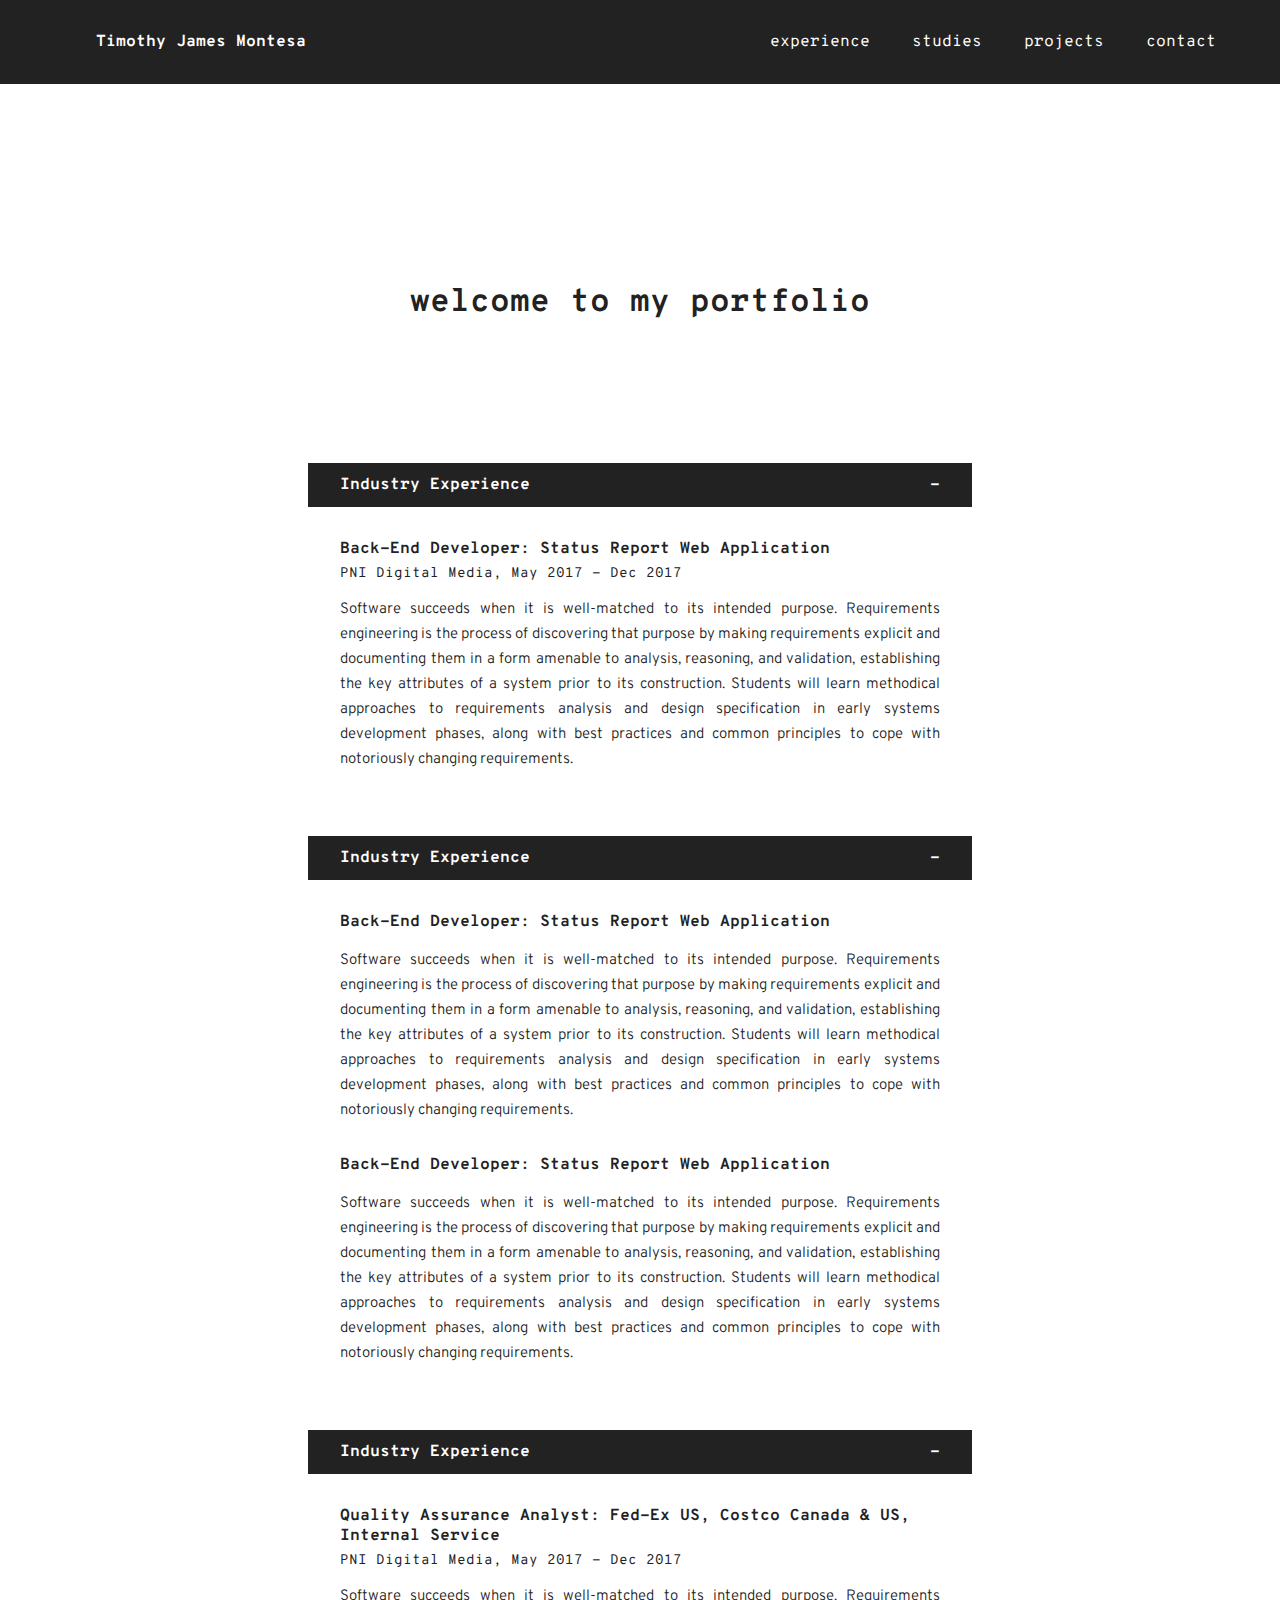
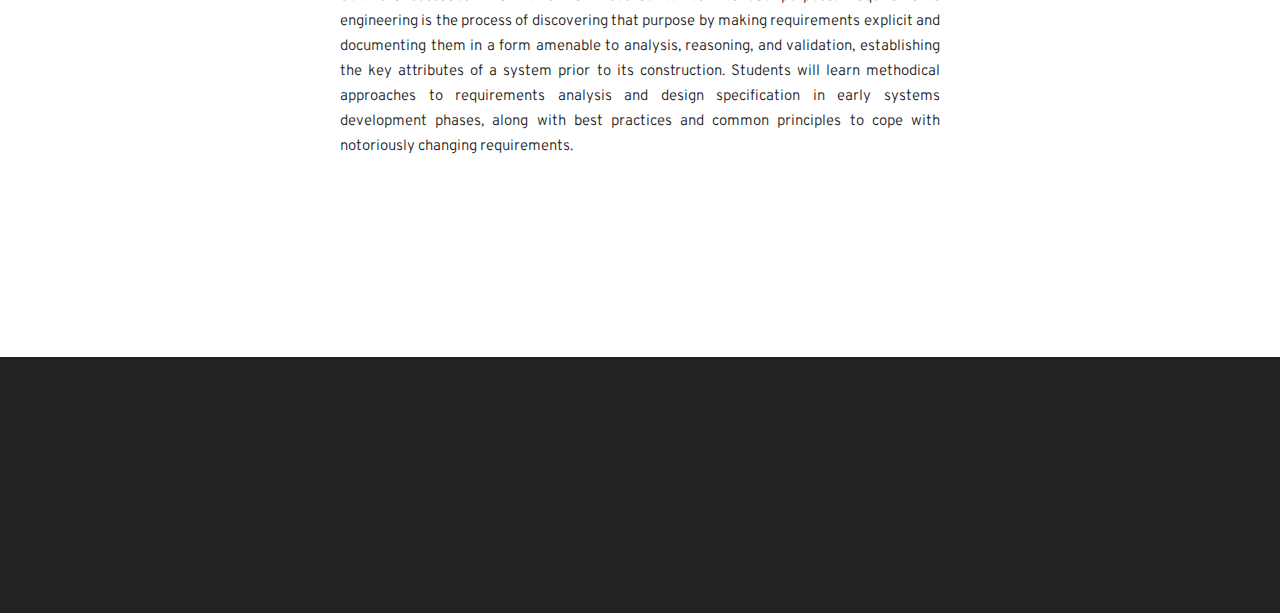
<file: index.html>
<!DOCTYPE html>

<head>
    <link href="https://fonts.googleapis.com/css?family=Overpass+Mono:400,700" rel="stylesheet">
    <link href="https://fonts.googleapis.com/css?family=Overpass:300,700" rel="stylesheet">
    <link rel="stylesheet" type="text/css" href="style.css">
    
    <title>Timothy James Montesa</title>
</head>

<body>
    <header>
        <div id="title">
            <b><a href="index.html">Timothy James Montesa</a></b>
        </div>
        <nav>
            <a href="experience.html">experience</a>
            <a href="studies.html">studies</a>
            <a href="projects.html">projects</a>
            <a href="contact.html">contact</a>
        </nav>
    </header>
    <main>
        
        <h1>welcome to my portfolio</h1>
        
        <div id="content">
        
            <h2>Industry Experience</h2>
            <div class="section">
                <h3>Back-End Developer: Status Report Web Application</h3>
                <p class="subtitle">PNI Digital Media, May 2017 - Dec 2017</p>
                <p>Software succeeds when it is well-matched to its intended purpose. Requirements engineering is the process of discovering that purpose by making requirements explicit and documenting them in a form amenable to analysis, reasoning, and validation, establishing the key attributes of a system prior to its construction. Students will learn methodical approaches to requirements analysis and design specification in early systems development phases, along with best practices and common principles to cope with notoriously changing requirements.</p>
            </div>

            <h2>Industry Experience</h2>
            <div class="section">
                <h3>Back-End Developer: Status Report Web Application</h3>
                <p>Software succeeds when it is well-matched to its intended purpose. Requirements engineering is the process of discovering that purpose by making requirements explicit and documenting them in a form amenable to analysis, reasoning, and validation, establishing the key attributes of a system prior to its construction. Students will learn methodical approaches to requirements analysis and design specification in early systems development phases, along with best practices and common principles to cope with notoriously changing requirements.</p>
                
                <h3>Back-End Developer: Status Report Web Application</h3>
                <p>Software succeeds when it is well-matched to its intended purpose. Requirements engineering is the process of discovering that purpose by making requirements explicit and documenting them in a form amenable to analysis, reasoning, and validation, establishing the key attributes of a system prior to its construction. Students will learn methodical approaches to requirements analysis and design specification in early systems development phases, along with best practices and common principles to cope with notoriously changing requirements.</p>
            </div>

            <h2>Industry Experience</h2>
            <div class="section">
                <h3>Quality Assurance Analyst: Fed-Ex US, Costco Canada & US, Internal Service</h3>
                <p class="subtitle">PNI Digital Media, May 2017 - Dec 2017</p>
                <p>Software succeeds when it is well-matched to its intended purpose. Requirements engineering is the process of discovering that purpose by making requirements explicit and documenting them in a form amenable to analysis, reasoning, and validation, establishing the key attributes of a system prior to its construction. Students will learn methodical approaches to requirements analysis and design specification in early systems development phases, along with best practices and common principles to cope with notoriously changing requirements.</p>
            </div>
        </div>
    </main>

   
    <footer></footer>
    <script src="script.js"></script>
</body>
</file>
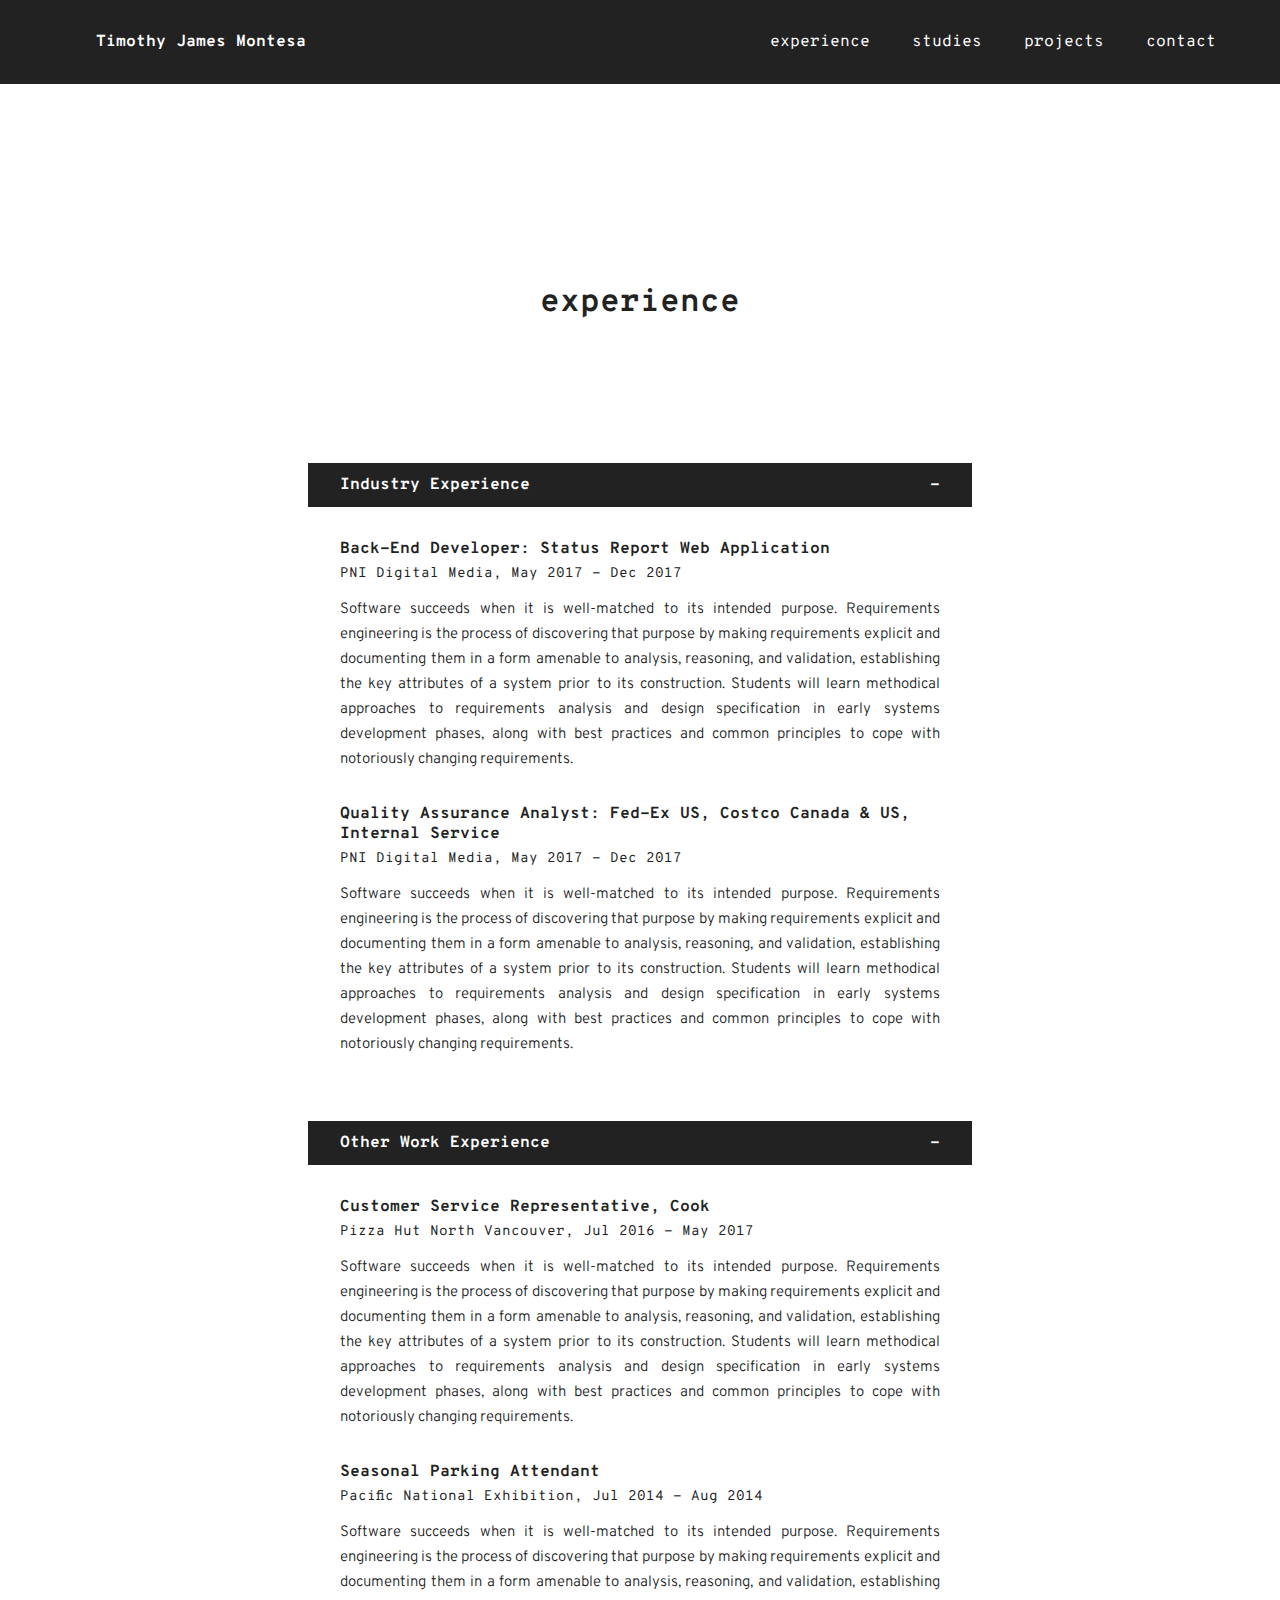
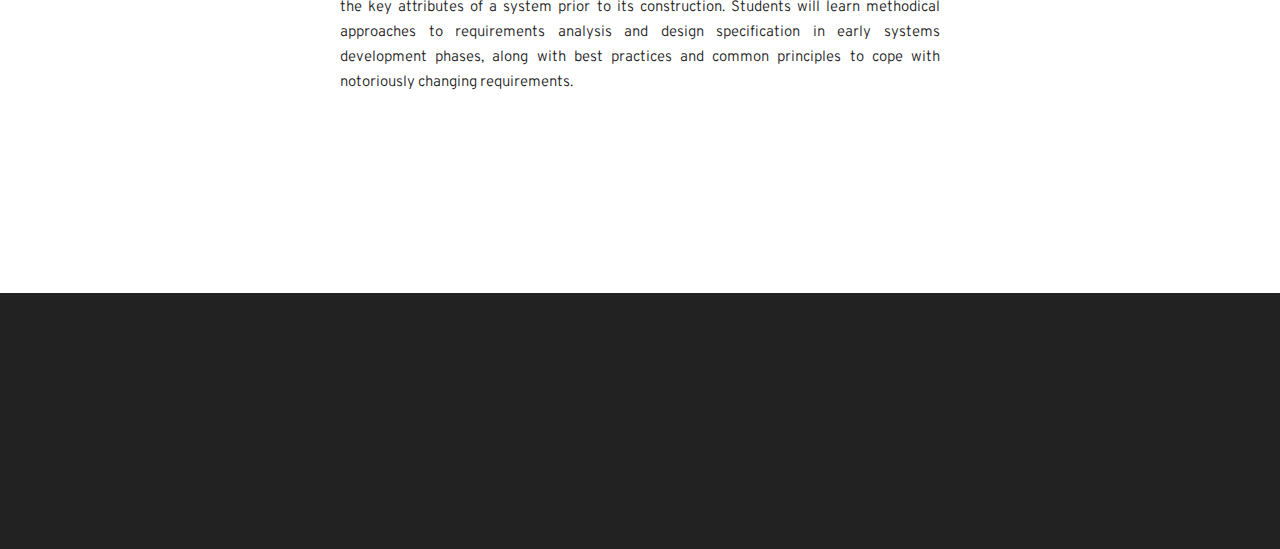
<file: experience.html>
<!DOCTYPE html>

<head>
    <link href="https://fonts.googleapis.com/css?family=Overpass+Mono:400,700" rel="stylesheet">
    <link href="https://fonts.googleapis.com/css?family=Overpass:300,700" rel="stylesheet">
    <link rel="stylesheet" type="text/css" href="style.css">
    
    <title>Timothy James Montesa</title>
</head>

<body>
    <header>
        <div id="title">
            <b><a href="index.html">Timothy James Montesa</a></b>
        </div>
        <nav>
            <a href="experience.html">experience</a>
            <a href="studies.html">studies</a>
            <a href="projects.html">projects</a>
            <a href="contact.html">contact</a>
        </nav>
    </header>
    <main>
        
        <h1>experience</h1>
        
        <div id="content">
        
            <h2>Industry Experience</h2>
            <div class="section">
                <h3>Back-End Developer: Status Report Web Application</h3>
                <p class="subtitle">PNI Digital Media, May 2017 - Dec 2017</p>
                <p>Software succeeds when it is well-matched to its intended purpose. Requirements engineering is the process of discovering that purpose by making requirements explicit and documenting them in a form amenable to analysis, reasoning, and validation, establishing the key attributes of a system prior to its construction. Students will learn methodical approaches to requirements analysis and design specification in early systems development phases, along with best practices and common principles to cope with notoriously changing requirements.</p>
            
                <h3>Quality Assurance Analyst: Fed-Ex US, Costco Canada & US, Internal Service</h3>
                <p class="subtitle">PNI Digital Media, May 2017 - Dec 2017</p>
                <p>Software succeeds when it is well-matched to its intended purpose. Requirements engineering is the process of discovering that purpose by making requirements explicit and documenting them in a form amenable to analysis, reasoning, and validation, establishing the key attributes of a system prior to its construction. Students will learn methodical approaches to requirements analysis and design specification in early systems development phases, along with best practices and common principles to cope with notoriously changing requirements.</p>
            </div>

            <h2>Other Work Experience</h2>
            <div class="section">
                <h3>Customer Service Representative, Cook</h3>
                <p class="subtitle">Pizza Hut North Vancouver, Jul 2016 - May 2017</p>
                <p>Software succeeds when it is well-matched to its intended purpose. Requirements engineering is the process of discovering that purpose by making requirements explicit and documenting them in a form amenable to analysis, reasoning, and validation, establishing the key attributes of a system prior to its construction. Students will learn methodical approaches to requirements analysis and design specification in early systems development phases, along with best practices and common principles to cope with notoriously changing requirements.</p>
            
                <h3>Seasonal Parking Attendant</h3>
                <p class="subtitle">Pacific National Exhibition, Jul 2014 - Aug 2014</p>
                <p>Software succeeds when it is well-matched to its intended purpose. Requirements engineering is the process of discovering that purpose by making requirements explicit and documenting them in a form amenable to analysis, reasoning, and validation, establishing the key attributes of a system prior to its construction. Students will learn methodical approaches to requirements analysis and design specification in early systems development phases, along with best practices and common principles to cope with notoriously changing requirements.</p>
            </div>



        </div>
    </main>

   
    <footer></footer>
    <script src="script.js"></script>
</body>
</file>
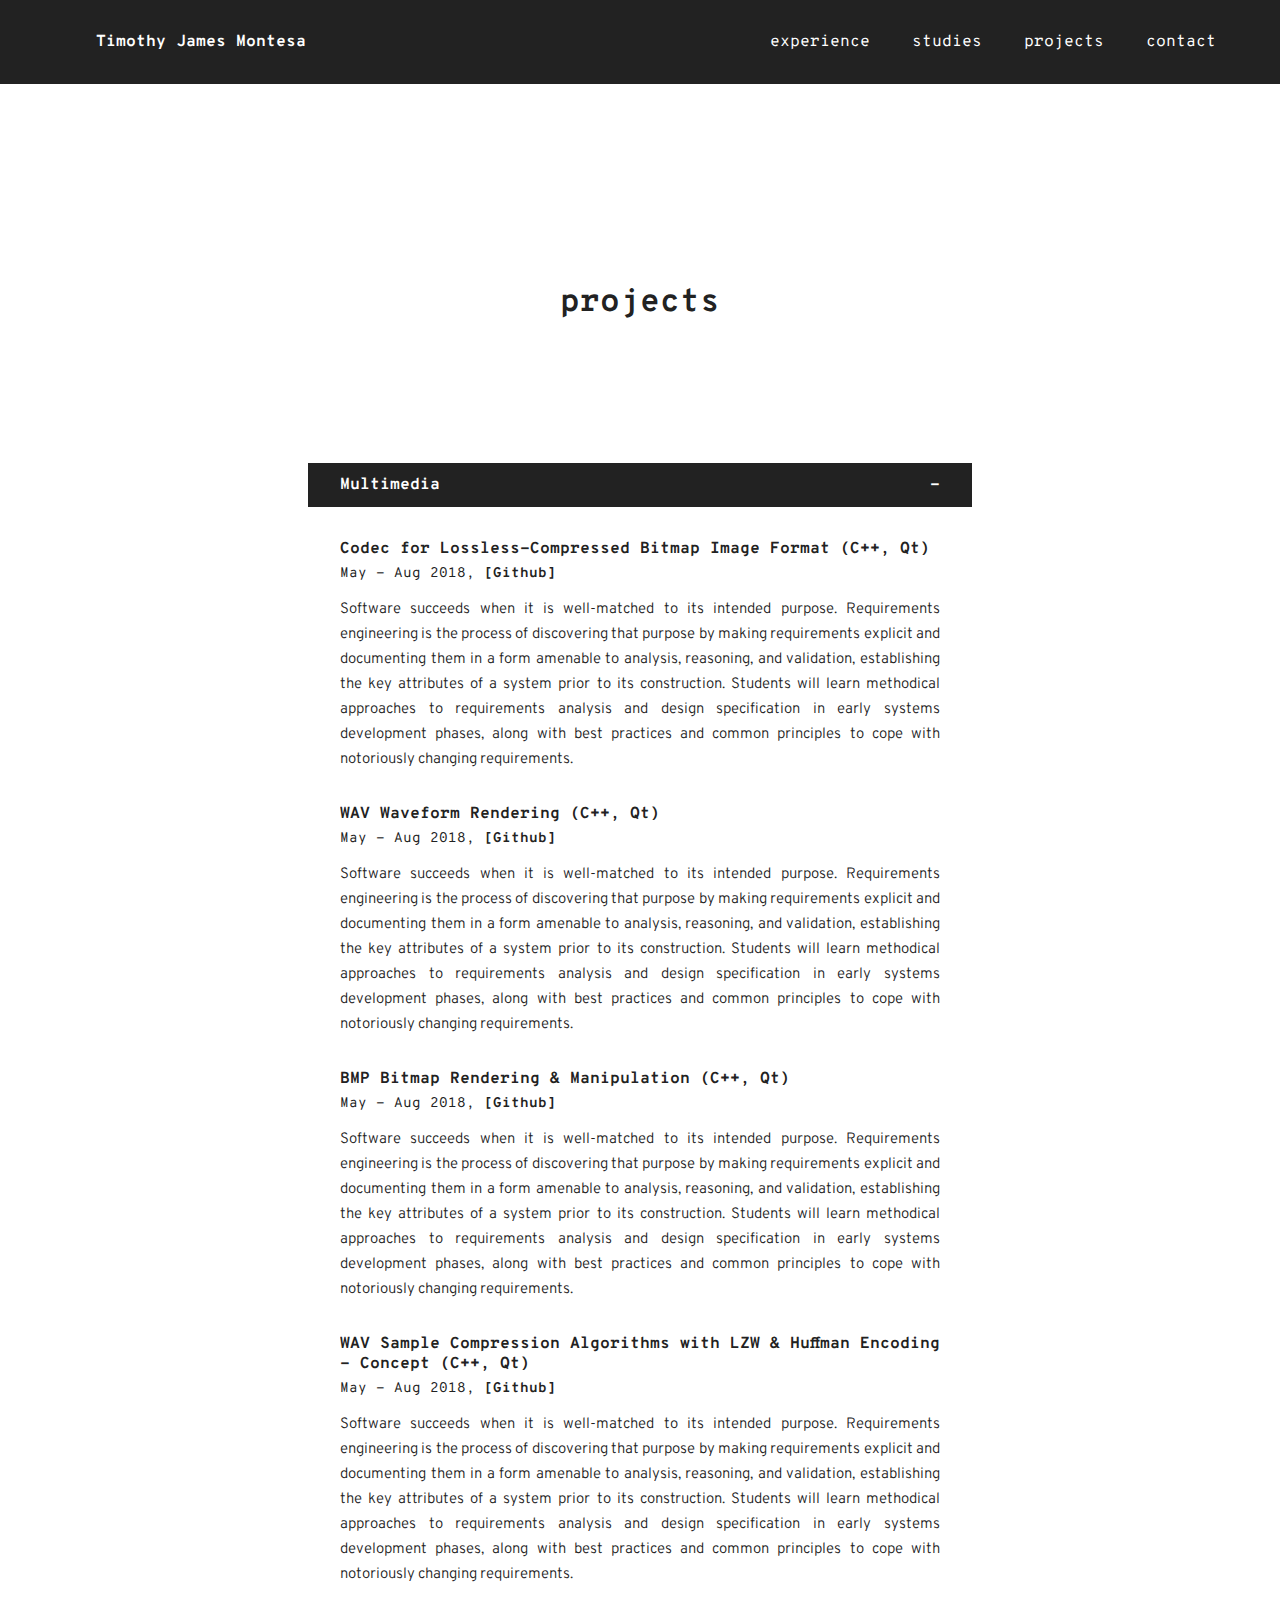
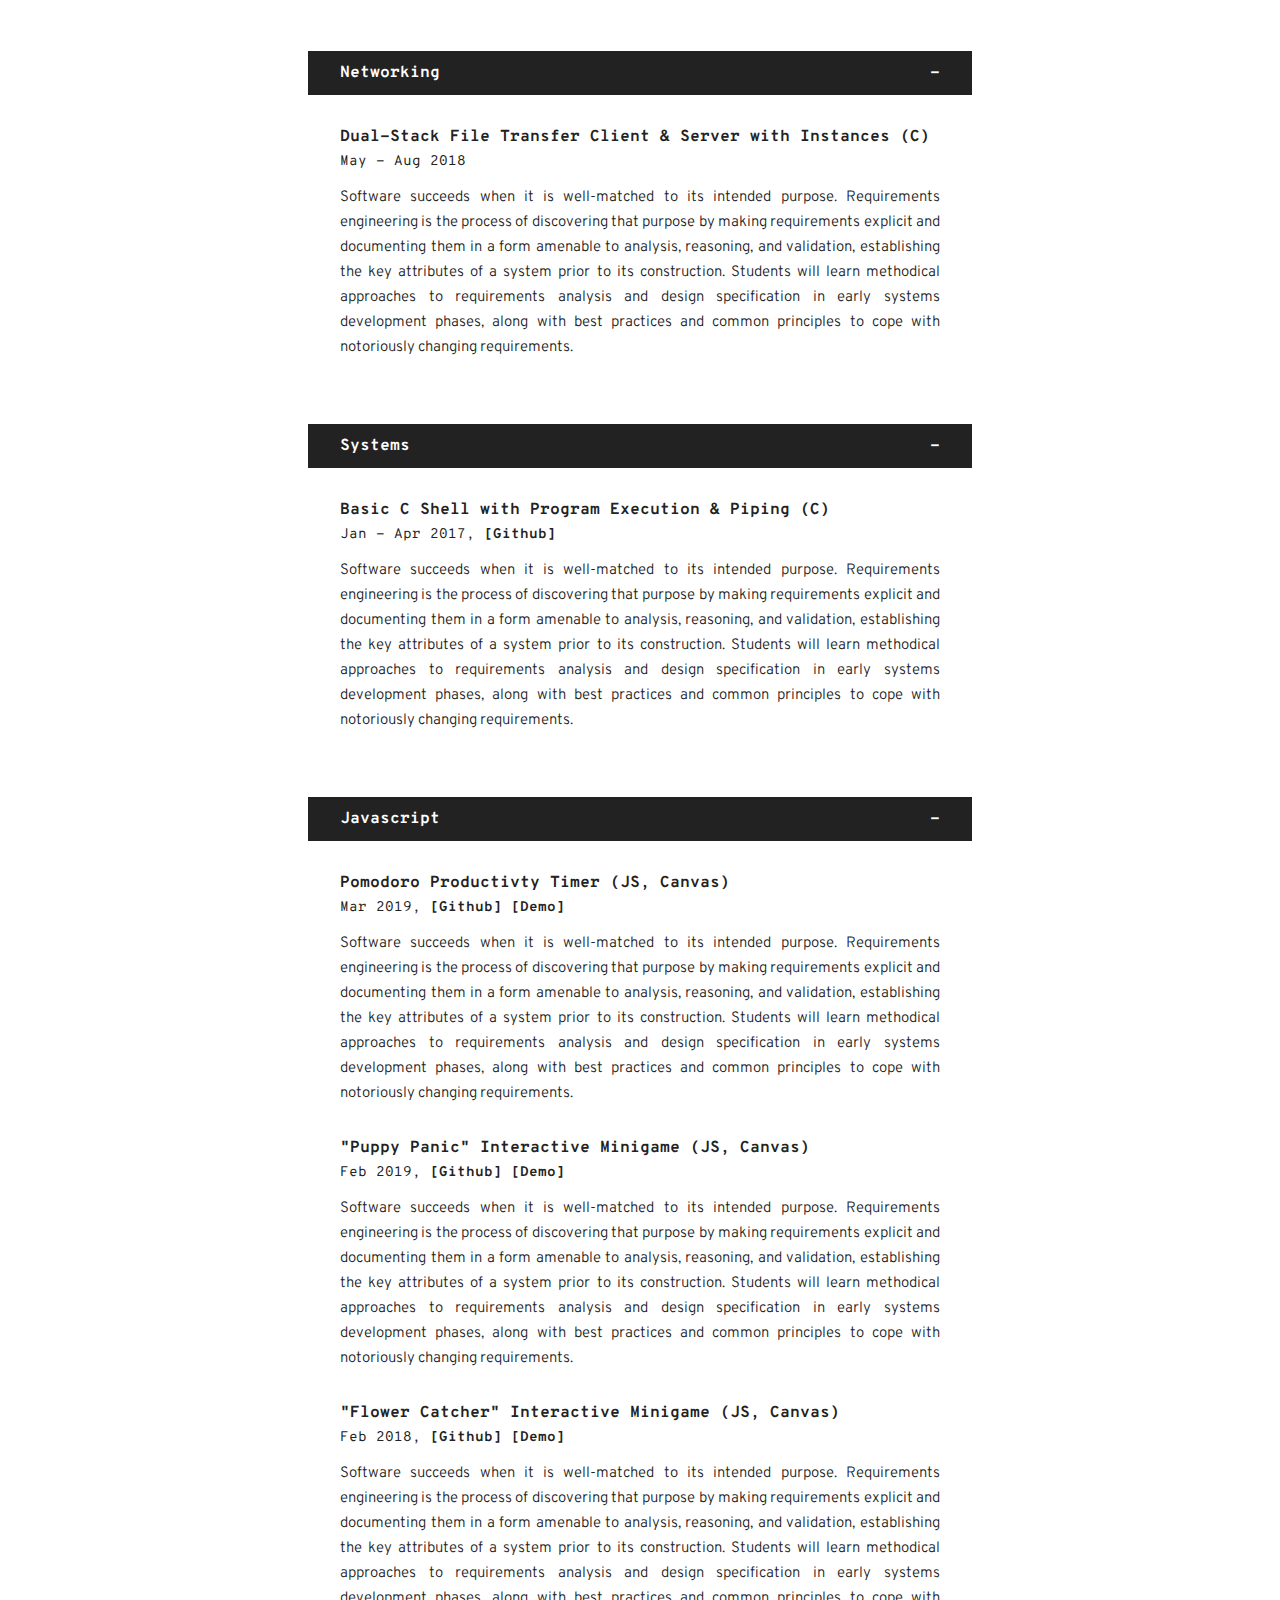
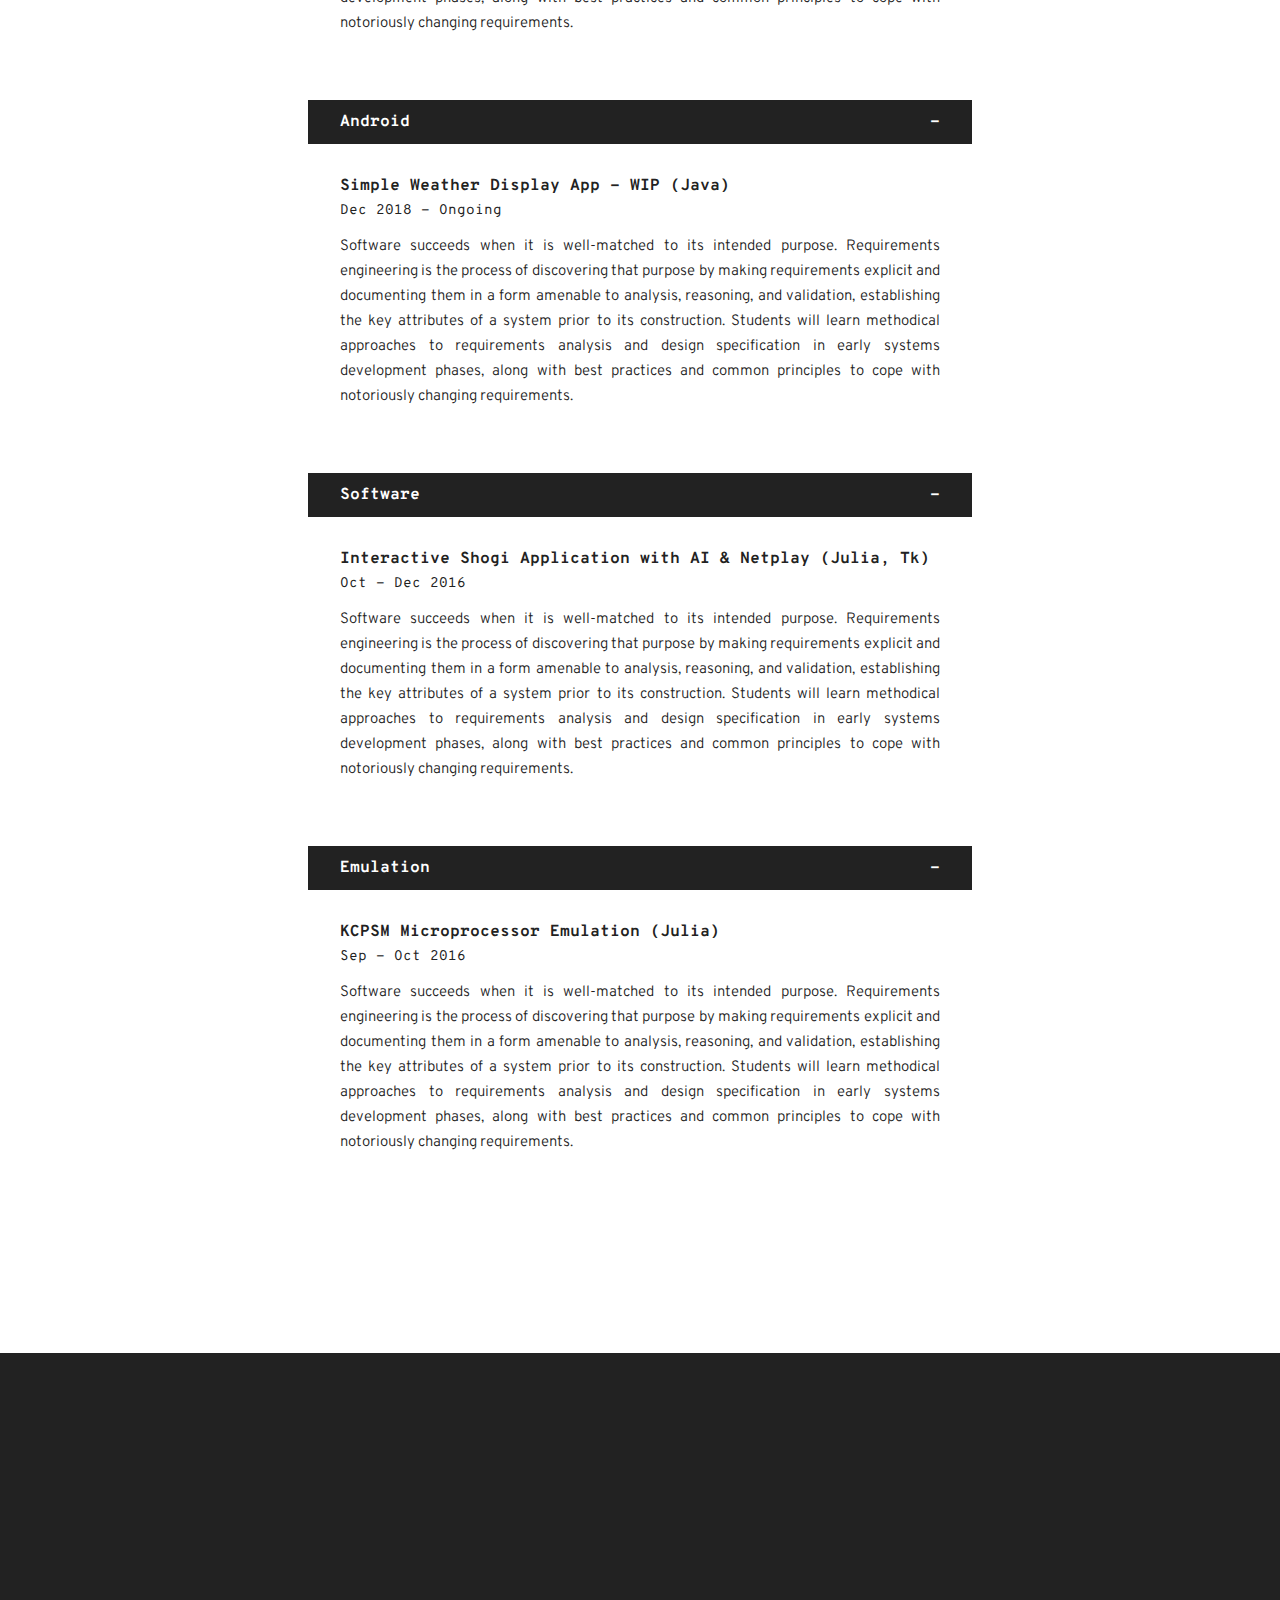
<file: projects.html>
<!DOCTYPE html>

<head>
    <link href="https://fonts.googleapis.com/css?family=Overpass+Mono:400,700" rel="stylesheet">
    <link href="https://fonts.googleapis.com/css?family=Overpass:300,700" rel="stylesheet">
    <link rel="stylesheet" type="text/css" href="style.css">
    
    <title>Timothy James Montesa</title>
</head>

<body>
    <header>
        <div id="title">
            <b><a href="index.html">Timothy James Montesa</a></b>
        </div>
        <nav>
            <a href="experience.html">experience</a>
            <a href="studies.html">studies</a>
            <a href="projects.html">projects</a>
            <a href="contact.html">contact</a>
        </nav>
    </header>
    <main>
        
        <h1>projects</h1>
        
        <div id="content">
        
            <h2>Multimedia</h2>
            <div class="section">
                <h3>Codec for Lossless-Compressed Bitmap Image Format (C++, Qt)</h3>
                <p class="subtitle">
                    May - Aug 2018,
                    <a href="https://github.com/tmontesa/in3-codec">[Github]</a>
                </p>
                <p>Software succeeds when it is well-matched to its intended purpose. Requirements engineering is the process of discovering that purpose by making requirements explicit and documenting them in a form amenable to analysis, reasoning, and validation, establishing the key attributes of a system prior to its construction. Students will learn methodical approaches to requirements analysis and design specification in early systems development phases, along with best practices and common principles to cope with notoriously changing requirements.</p>

                <h3>WAV Waveform Rendering (C++, Qt)</h3>
                <p class="subtitle">
                    May - Aug 2018,
                    <a href="https://github.com/tmontesa/wav-waveform">[Github]</a>
                </p>
                <p>Software succeeds when it is well-matched to its intended purpose. Requirements engineering is the process of discovering that purpose by making requirements explicit and documenting them in a form amenable to analysis, reasoning, and validation, establishing the key attributes of a system prior to its construction. Students will learn methodical approaches to requirements analysis and design specification in early systems development phases, along with best practices and common principles to cope with notoriously changing requirements.</p>
                
                <h3>BMP Bitmap Rendering & Manipulation (C++, Qt)</h3>
                <p class="subtitle">
                    May - Aug 2018,
                    <a href="https://github.com/tmontesa/bmp-manipulation">[Github]</a>
                </p>
                <p>Software succeeds when it is well-matched to its intended purpose. Requirements engineering is the process of discovering that purpose by making requirements explicit and documenting them in a form amenable to analysis, reasoning, and validation, establishing the key attributes of a system prior to its construction. Students will learn methodical approaches to requirements analysis and design specification in early systems development phases, along with best practices and common principles to cope with notoriously changing requirements.</p>
            
                <h3>WAV Sample Compression Algorithms with LZW & Huffman Encoding - Concept (C++, Qt)</h3>
                <p class="subtitle">
                    May - Aug 2018,
                    <a href="https://github.com/tmontesa/wav-compression">[Github]</a>
                </p>
                <p>Software succeeds when it is well-matched to its intended purpose. Requirements engineering is the process of discovering that purpose by making requirements explicit and documenting them in a form amenable to analysis, reasoning, and validation, establishing the key attributes of a system prior to its construction. Students will learn methodical approaches to requirements analysis and design specification in early systems development phases, along with best practices and common principles to cope with notoriously changing requirements.</p>
            </div>

            <h2>Networking</h2>
            <div class="section">
                <h3>Dual-Stack File Transfer Client & Server with Instances (C)</h3>
                <p class="subtitle">
                    May - Aug 2018
                </p>
                <p>Software succeeds when it is well-matched to its intended purpose. Requirements engineering is the process of discovering that purpose by making requirements explicit and documenting them in a form amenable to analysis, reasoning, and validation, establishing the key attributes of a system prior to its construction. Students will learn methodical approaches to requirements analysis and design specification in early systems development phases, along with best practices and common principles to cope with notoriously changing requirements.</p>
            </div>

            <h2>Systems</h2>
            <div class="section">
                <h3>Basic C Shell with Program Execution & Piping (C)</h3>
                <p class="subtitle">
                    Jan - Apr 2017,
                    <a href="https://github.com/tmontesa/basic-c-shell">[Github]</a>
                </p>
                <p>Software succeeds when it is well-matched to its intended purpose. Requirements engineering is the process of discovering that purpose by making requirements explicit and documenting them in a form amenable to analysis, reasoning, and validation, establishing the key attributes of a system prior to its construction. Students will learn methodical approaches to requirements analysis and design specification in early systems development phases, along with best practices and common principles to cope with notoriously changing requirements.</p>
            </div>

            <h2>Javascript</h2>
            <div class="section">
                <h3>Pomodoro Productivty Timer (JS, Canvas)</h3>
                <p class="subtitle">
                    Mar 2019,
                    <a href="https://github.com/tmontesa/pomodoro">[Github]</a>
                    <a href="https://tmontesa.github.io/pomodoro">[Demo]</a>
                </p>
                <p>Software succeeds when it is well-matched to its intended purpose. Requirements engineering is the process of discovering that purpose by making requirements explicit and documenting them in a form amenable to analysis, reasoning, and validation, establishing the key attributes of a system prior to its construction. Students will learn methodical approaches to requirements analysis and design specification in early systems development phases, along with best practices and common principles to cope with notoriously changing requirements.</p>

                <h3>"Puppy Panic" Interactive Minigame (JS, Canvas)</h3>
                <p class="subtitle">
                    Feb 2019,
                    <a href="https://github.com/tmontesa/puppy-panic">[Github]</a>
                    <a href="https://tmontesa.github.io/puppy-panic">[Demo]</a>
                </p>
                <p>Software succeeds when it is well-matched to its intended purpose. Requirements engineering is the process of discovering that purpose by making requirements explicit and documenting them in a form amenable to analysis, reasoning, and validation, establishing the key attributes of a system prior to its construction. Students will learn methodical approaches to requirements analysis and design specification in early systems development phases, along with best practices and common principles to cope with notoriously changing requirements.</p>

                <h3>"Flower Catcher" Interactive Minigame (JS, Canvas)</h3>
                <p class="subtitle">
                    Feb 2018,
                    <a href="https://github.com/tmontesa/flower-catcher">[Github]</a>
                    <a href="https://tmontesa.github.io/flower-catcher">[Demo]</a>
                </p>
                <p>Software succeeds when it is well-matched to its intended purpose. Requirements engineering is the process of discovering that purpose by making requirements explicit and documenting them in a form amenable to analysis, reasoning, and validation, establishing the key attributes of a system prior to its construction. Students will learn methodical approaches to requirements analysis and design specification in early systems development phases, along with best practices and common principles to cope with notoriously changing requirements.</p>
            </div>

            <h2>Android</h2>
            <div class="section">
                <h3>Simple Weather Display App - WIP (Java)</h3>
                <p class="subtitle">
                    Dec 2018 - Ongoing
                </p>
                <p>Software succeeds when it is well-matched to its intended purpose. Requirements engineering is the process of discovering that purpose by making requirements explicit and documenting them in a form amenable to analysis, reasoning, and validation, establishing the key attributes of a system prior to its construction. Students will learn methodical approaches to requirements analysis and design specification in early systems development phases, along with best practices and common principles to cope with notoriously changing requirements.</p>
            </div>

            <h2>Software</h2>
            <div class="section">
                <h3>Interactive Shogi Application with AI & Netplay (Julia, Tk)</h3>
                <p class="subtitle">
                    Oct - Dec 2016
                </p>
                <p>Software succeeds when it is well-matched to its intended purpose. Requirements engineering is the process of discovering that purpose by making requirements explicit and documenting them in a form amenable to analysis, reasoning, and validation, establishing the key attributes of a system prior to its construction. Students will learn methodical approaches to requirements analysis and design specification in early systems development phases, along with best practices and common principles to cope with notoriously changing requirements.</p>
            </div>

            <h2>Emulation</h2>
            <div class="section">
                <h3>KCPSM Microprocessor Emulation (Julia)</h3>
                <p class="subtitle">
                    Sep - Oct 2016
                </p>
                <p>Software succeeds when it is well-matched to its intended purpose. Requirements engineering is the process of discovering that purpose by making requirements explicit and documenting them in a form amenable to analysis, reasoning, and validation, establishing the key attributes of a system prior to its construction. Students will learn methodical approaches to requirements analysis and design specification in early systems development phases, along with best practices and common principles to cope with notoriously changing requirements.</p>
            </div>

        </div>
    </main>

   
    <footer></footer>
    <script src="script.js"></script>
</body>
</file>
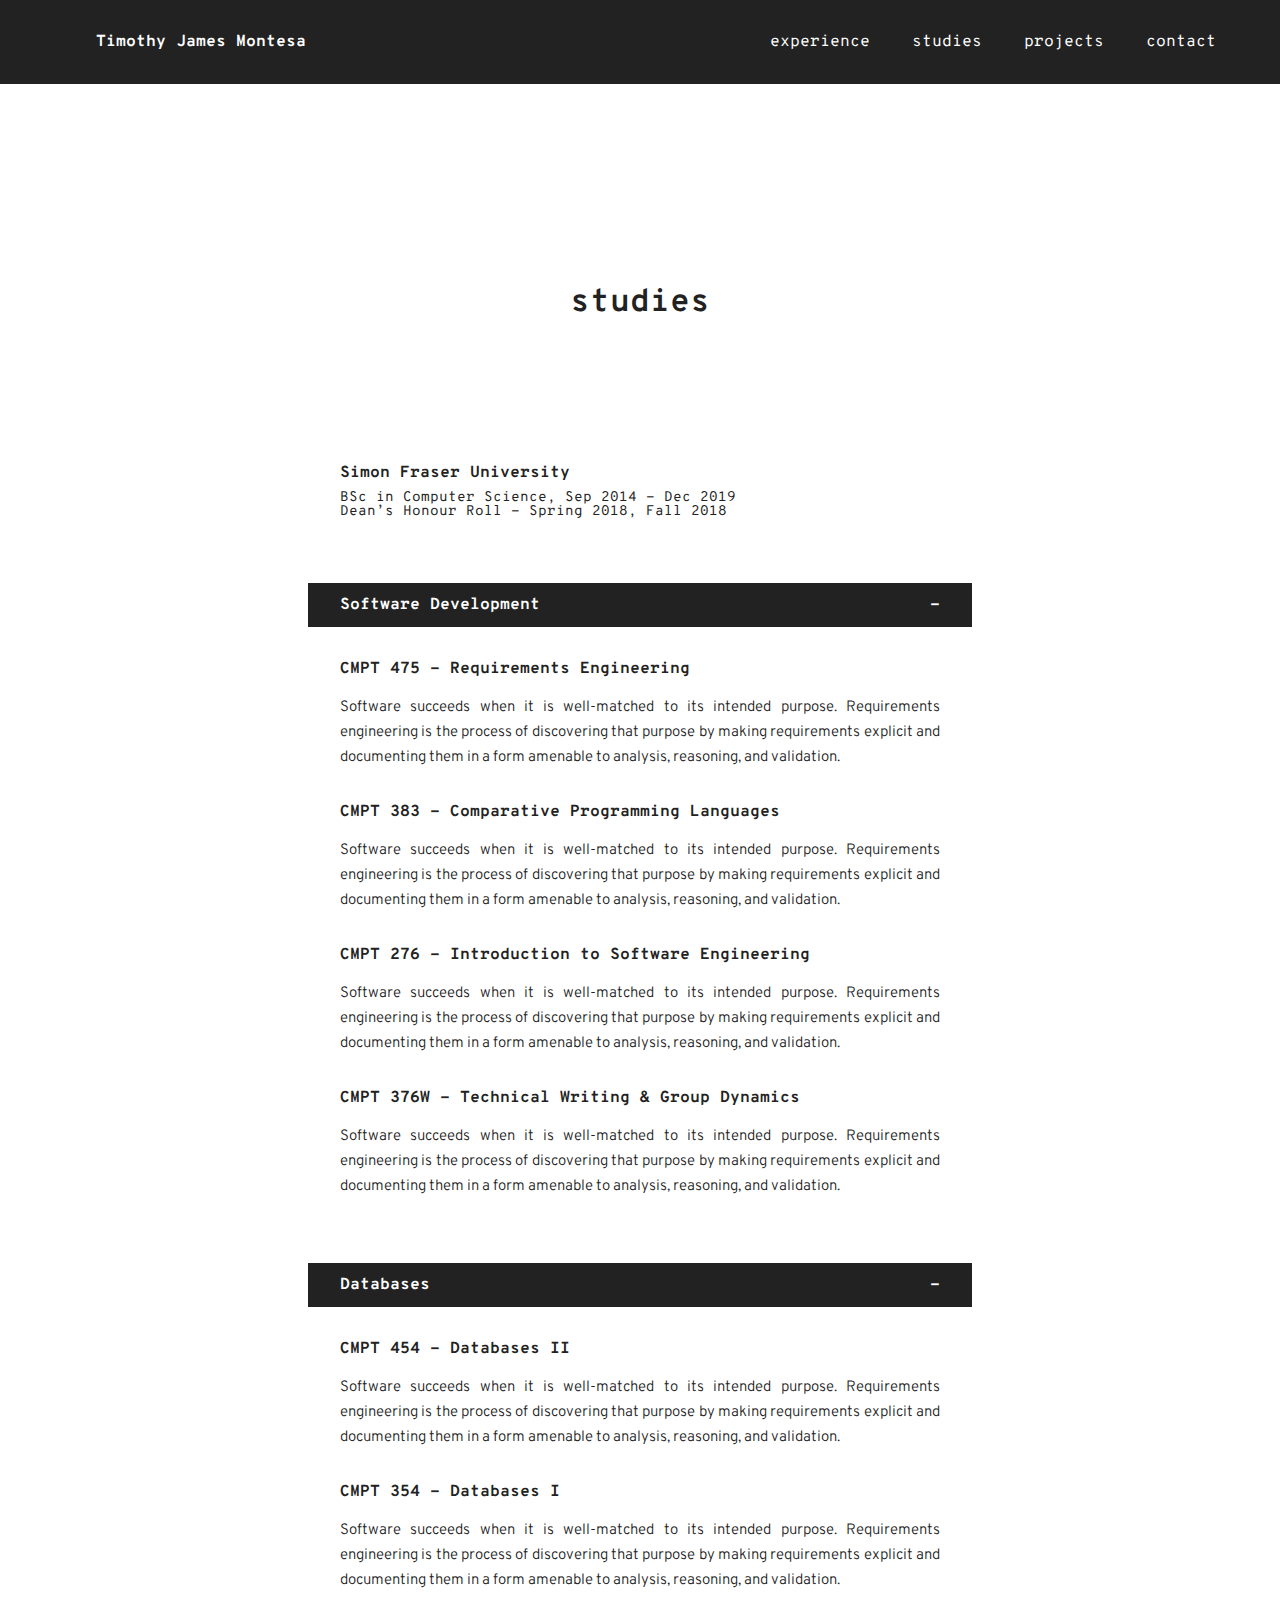
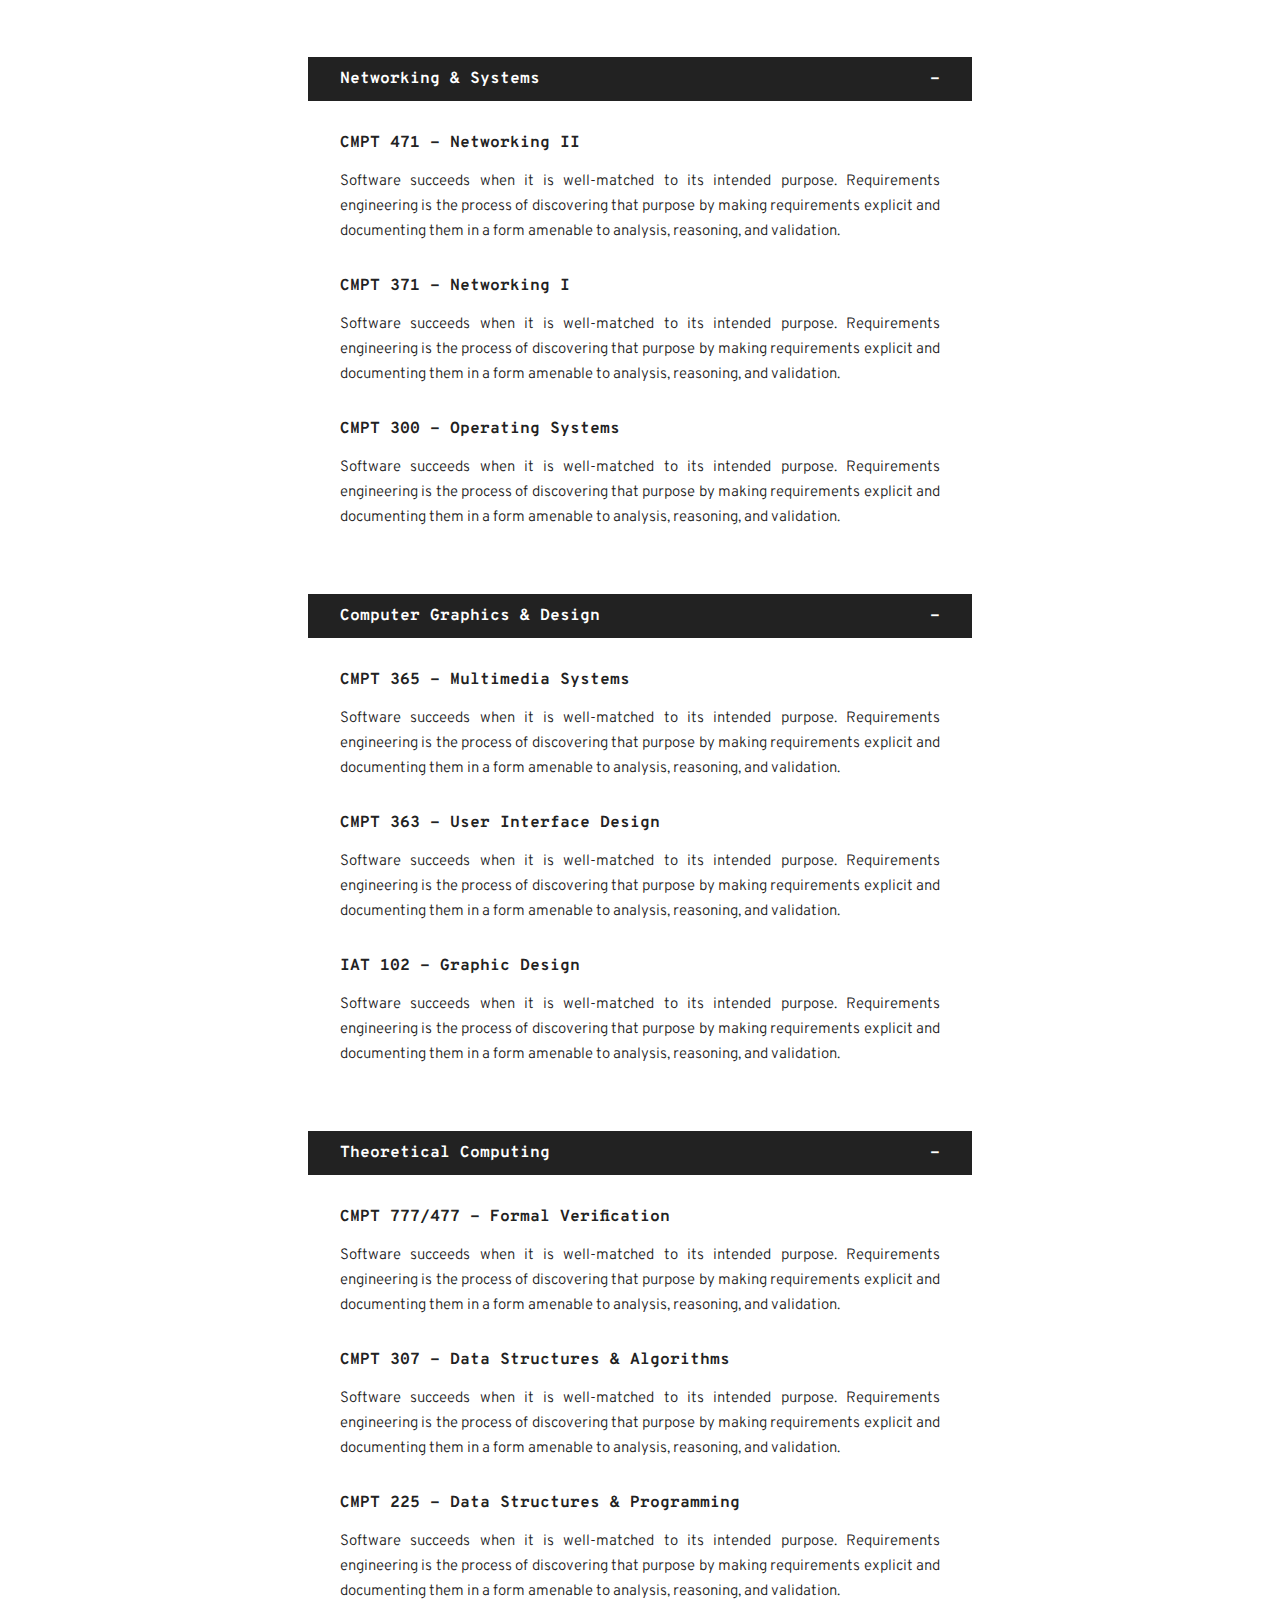
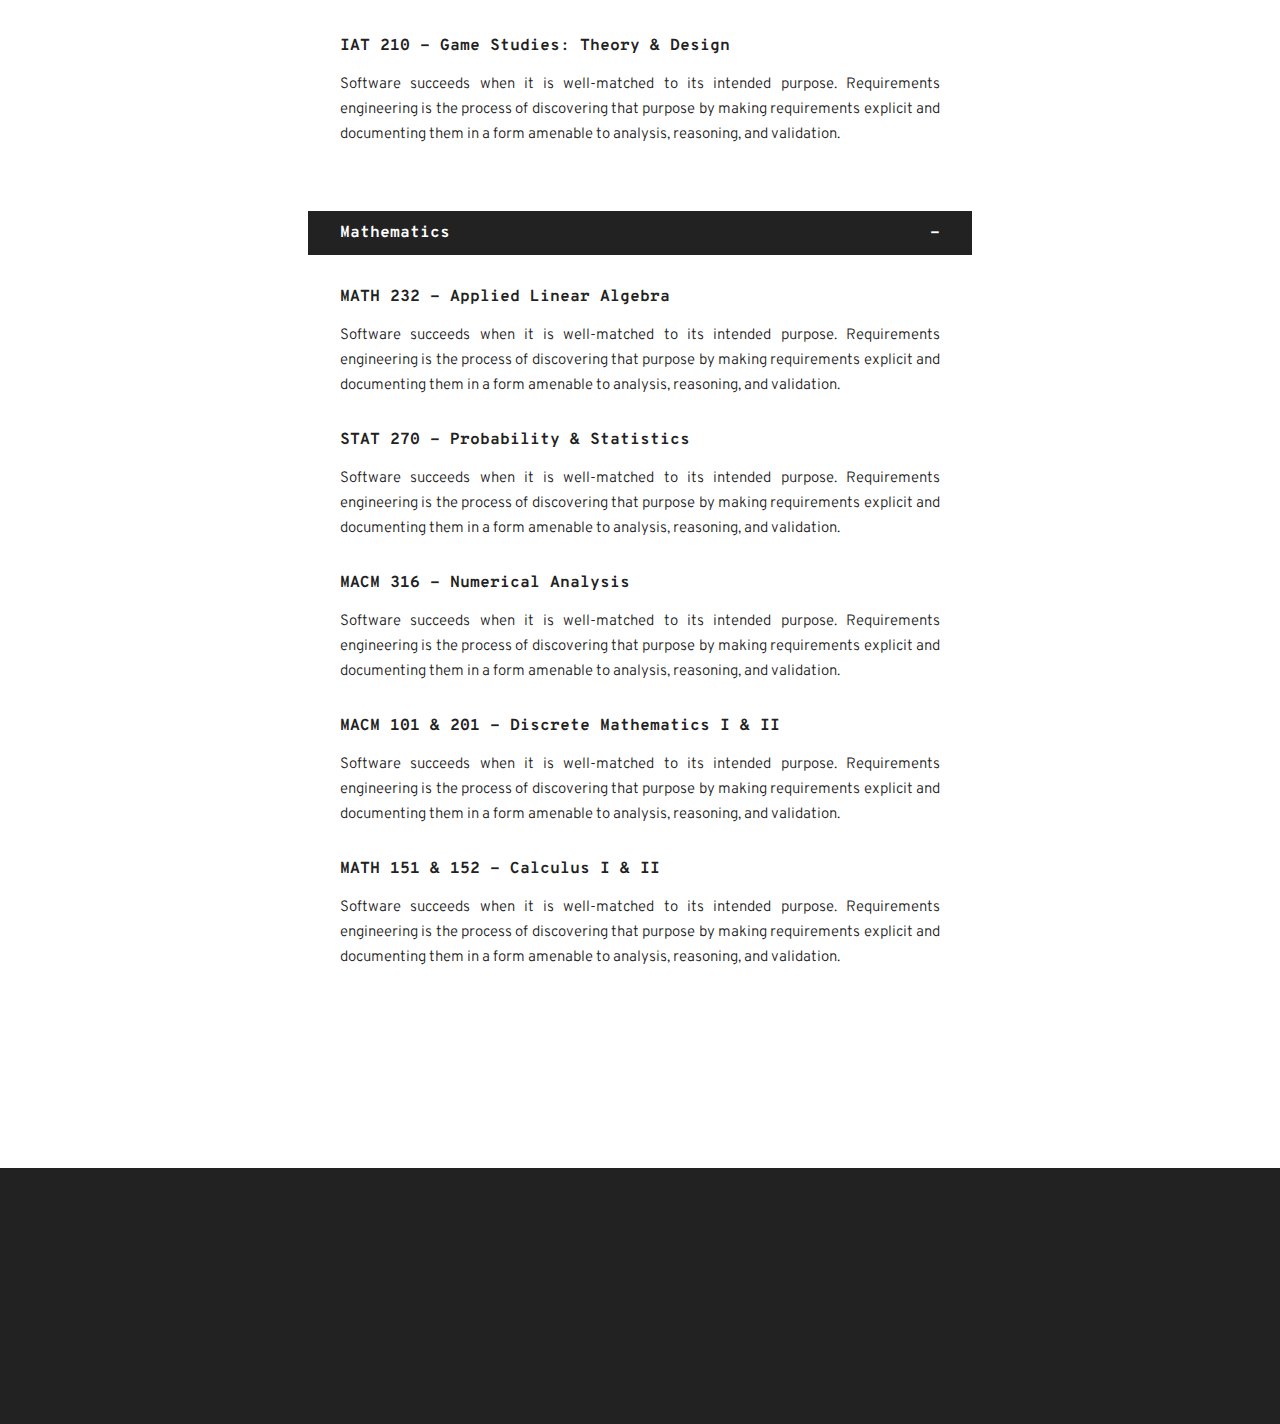
<file: studies.html>
<!DOCTYPE html>

<head>
    <link href="https://fonts.googleapis.com/css?family=Overpass+Mono:400,700" rel="stylesheet">
    <link href="https://fonts.googleapis.com/css?family=Overpass:300,700" rel="stylesheet">
    <link rel="stylesheet" type="text/css" href="style.css">
    
    <title>Timothy James Montesa</title>
</head>

<body>
    <header>
        <div id="title">
            <b><a href="index.html">Timothy James Montesa</a></b>
        </div>
        <nav>
            <a href="experience.html">experience</a>
            <a href="studies.html">studies</a>
            <a href="projects.html">projects</a>
            <a href="contact.html">contact</a>
        </nav>
    </header>
    <main>
        
        <h1>studies</h1>

        
        
        <div id="content">
            <div class="intro">
                <h3>Simon Fraser University</h3>
                <p class="subtitle">
                    BSc in Computer Science, Sep 2014 - Dec 2019<br>
                    Dean’s Honour Roll - Spring 2018, Fall 2018
                </p>
            </div>

            <h2>Software Development</h2>
            <div class="section">
                <h3>CMPT 475 - Requirements Engineering</h3>
                <p>Software succeeds when it is well-matched to its intended purpose. Requirements engineering is the process of discovering that purpose by making requirements explicit and documenting them in a form amenable to analysis, reasoning, and validation.</p> 
                
                <h3>CMPT 383 - Comparative Programming Languages</h3>
                <p>Software succeeds when it is well-matched to its intended purpose. Requirements engineering is the process of discovering that purpose by making requirements explicit and documenting them in a form amenable to analysis, reasoning, and validation.</p>

                <h3>CMPT 276 - Introduction to Software Engineering</h3>
                <p>Software succeeds when it is well-matched to its intended purpose. Requirements engineering is the process of discovering that purpose by making requirements explicit and documenting them in a form amenable to analysis, reasoning, and validation.</p>

                <h3>CMPT 376W - Technical Writing & Group Dynamics</h3>
                <p>Software succeeds when it is well-matched to its intended purpose. Requirements engineering is the process of discovering that purpose by making requirements explicit and documenting them in a form amenable to analysis, reasoning, and validation.</p>
            </div>

            <h2>Databases</h2>
            <div class="section">
                <h3>CMPT 454 - Databases II</h3>
                <p>Software succeeds when it is well-matched to its intended purpose. Requirements engineering is the process of discovering that purpose by making requirements explicit and documenting them in a form amenable to analysis, reasoning, and validation.</p> 
                
                <h3>CMPT 354 - Databases I</h3>
                <p>Software succeeds when it is well-matched to its intended purpose. Requirements engineering is the process of discovering that purpose by making requirements explicit and documenting them in a form amenable to analysis, reasoning, and validation.</p>

            </div>

            <h2>Networking & Systems</h2>
            <div class="section">
                <h3>CMPT 471 - Networking II</h3>
                <p>Software succeeds when it is well-matched to its intended purpose. Requirements engineering is the process of discovering that purpose by making requirements explicit and documenting them in a form amenable to analysis, reasoning, and validation.</p> 
                
                <h3>CMPT 371 - Networking I</h3>
                <p>Software succeeds when it is well-matched to its intended purpose. Requirements engineering is the process of discovering that purpose by making requirements explicit and documenting them in a form amenable to analysis, reasoning, and validation.</p>

                <h3>CMPT 300 - Operating Systems</h3>
                <p>Software succeeds when it is well-matched to its intended purpose. Requirements engineering is the process of discovering that purpose by making requirements explicit and documenting them in a form amenable to analysis, reasoning, and validation.</p>
            </div>

            <h2>Computer Graphics & Design</h2>
            <div class="section">
                <h3>CMPT 365 - Multimedia Systems</h3>
                <p>Software succeeds when it is well-matched to its intended purpose. Requirements engineering is the process of discovering that purpose by making requirements explicit and documenting them in a form amenable to analysis, reasoning, and validation.</p> 
                
                <h3>CMPT 363 - User Interface Design</h3>
                <p>Software succeeds when it is well-matched to its intended purpose. Requirements engineering is the process of discovering that purpose by making requirements explicit and documenting them in a form amenable to analysis, reasoning, and validation.</p>

                <h3>IAT 102 - Graphic Design</h3>
                <p>Software succeeds when it is well-matched to its intended purpose. Requirements engineering is the process of discovering that purpose by making requirements explicit and documenting them in a form amenable to analysis, reasoning, and validation.</p>
            </div>

            <h2>Theoretical Computing</h2>
            <div class="section">
                <h3>CMPT 777/477 - Formal Verification</h3>
                <p>Software succeeds when it is well-matched to its intended purpose. Requirements engineering is the process of discovering that purpose by making requirements explicit and documenting them in a form amenable to analysis, reasoning, and validation.</p> 
                
                <h3>CMPT 307 - Data Structures & Algorithms</h3>
                <p>Software succeeds when it is well-matched to its intended purpose. Requirements engineering is the process of discovering that purpose by making requirements explicit and documenting them in a form amenable to analysis, reasoning, and validation.</p>

                <h3>CMPT 225 - Data Structures & Programming</h3>
                <p>Software succeeds when it is well-matched to its intended purpose. Requirements engineering is the process of discovering that purpose by making requirements explicit and documenting them in a form amenable to analysis, reasoning, and validation.</p>

                <h3>IAT 210 - Game Studies: Theory & Design</h3>
                <p>Software succeeds when it is well-matched to its intended purpose. Requirements engineering is the process of discovering that purpose by making requirements explicit and documenting them in a form amenable to analysis, reasoning, and validation.</p>
            </div>

            <h2>Mathematics</h2>
            <div class="section">
                    <h3>MATH 232 - Applied Linear Algebra</h3>
                    <p>Software succeeds when it is well-matched to its intended purpose. Requirements engineering is the process of discovering that purpose by making requirements explicit and documenting them in a form amenable to analysis, reasoning, and validation.</p> 
                    
                    <h3>STAT 270 - Probability & Statistics</h3>
                    <p>Software succeeds when it is well-matched to its intended purpose. Requirements engineering is the process of discovering that purpose by making requirements explicit and documenting them in a form amenable to analysis, reasoning, and validation.</p>
    
                    <h3>MACM 316 - Numerical Analysis</h3>
                    <p>Software succeeds when it is well-matched to its intended purpose. Requirements engineering is the process of discovering that purpose by making requirements explicit and documenting them in a form amenable to analysis, reasoning, and validation.</p>
    
                    <h3>MACM 101 & 201 - Discrete Mathematics I & II</h3>
                    <p>Software succeeds when it is well-matched to its intended purpose. Requirements engineering is the process of discovering that purpose by making requirements explicit and documenting them in a form amenable to analysis, reasoning, and validation.</p>

                    <h3>MATH 151 & 152 - Calculus I & II</h3>
                    <p>Software succeeds when it is well-matched to its intended purpose. Requirements engineering is the process of discovering that purpose by making requirements explicit and documenting them in a form amenable to analysis, reasoning, and validation.</p>
            </div>

        </div>
    </main>

   
    <footer></footer>
    <script src="script.js"></script>
</body>
</file>
<file: style.css>
:root {
    --header-bg: #222;
    --header-color: #fff;

    --bg: #fff;
    --color: #222;
}

* {
    box-sizing: border-box;
}

a {
    color: inherit;
    text-decoration: none;
}

body {
    font-family: 'Overpass', 'Arial', sans-serif;
    font-size: 15px;
    background: var(--bg);
    color: var(--color);
    margin: 0;
    padding: 0;
    Width: 100%;
}

h1, h2, h3 {
    font-family: 'Overpass Mono', sans-serif;
    font-weight: 700;
}

h1 {
    font-size: 32px;
    line-height: 64px;
    margin-bottom: 128px;
    text-align: center;
    
}

h2 {
    font-size: 16px;
    line-height: 16px;
    background: var(--header-bg);
    color: var(--header-color);
    padding: 14px 32px;
    margin: 0 -32px;  
    margin-bottom: 32px; 
    position: relative;
    transition: background 0.3s, color 0.3s, border 0.3s;
}

h2:before {
    content: '-';
    float: right;
}

h2:hover {
    cursor: pointer;
    text-decoration: underline;
}


.collapsed_header {
    background: var(--bg);
    color: var(--color);
    border: 2px solid var(--color);
    box-sizing: border-box;
    transition: background 0.3s, color 0.3s, border 0.3s;
}

.collapsed_header:before {
    content: '+';
    float: right;
}

h3 {
    font-size: 16px;
    line-height: 20px;
    margin-top: 32px;
}

h3:first-child {
    margin-top: 0;
}


.subtitle {
    font-family: 'Overpass Mono', sans-serif;
    font-weight: 400;
    font-size: 14px;
    line-height: 14px;
    margin-top: -8px;
    margin-bottom: 16px; 
}


header {
    background: var(--header-bg);
    color: var(--header-color);
    font-family: 'Overpass Mono', sans-serif;
    position: fixed;
    width: 100%;
    display: flex;
    justify-content: space-between;
    padding: 32px 64px;
    font-size: 16px;
    z-index: 10;
}

#title {
    font-weight: 700;
}

header a {
    padding: 4px 0;
    margin-left: 32px;
    border-bottom: 32px solid transparent;
    transition: border 0.2s;
}

header a:hover {
    font-weight: 700;
    border-bottom: 2px solid var(--header-color);
    transition: border 0.15s;
}

main {
    display: inline-block;
    margin-top: 250px;
    text-align: center;
    width: 100%;
}

#content {
    width: 600px;
    display: inline-block;
    text-align: left;
    
}

.intro {
    margin-bottom: 64px;
}

.section {
    max-height: 1200px;
    overflow: hidden;
    opacity: 1;
    margin-bottom: 64px;
    transition: max-height 0.3s, opacity 0.3s, margin-bottom 0.2s;
}

.collapse {
    max-height: 0;
    opacity: 0;
    margin-bottom: 0;
    transition: max-height 0.3s, opacity 0.3s, margin-bottom 0.2s;
}

p {
    font-weight: 300;
    line-height: 25px;
    margin: 0;
    padding: 0;
    text-align: justify;
}

p a {
    font-weight: 700;
}

p a:hover {
    text-decoration: underline;
}























footer {
    display: block;
    background: var(--header-bg);
    color: var(--header-color);
    width: 100%;
    height: 256px;
    margin-bottom: 0;
    margin-top: 128px;
}
</file>
